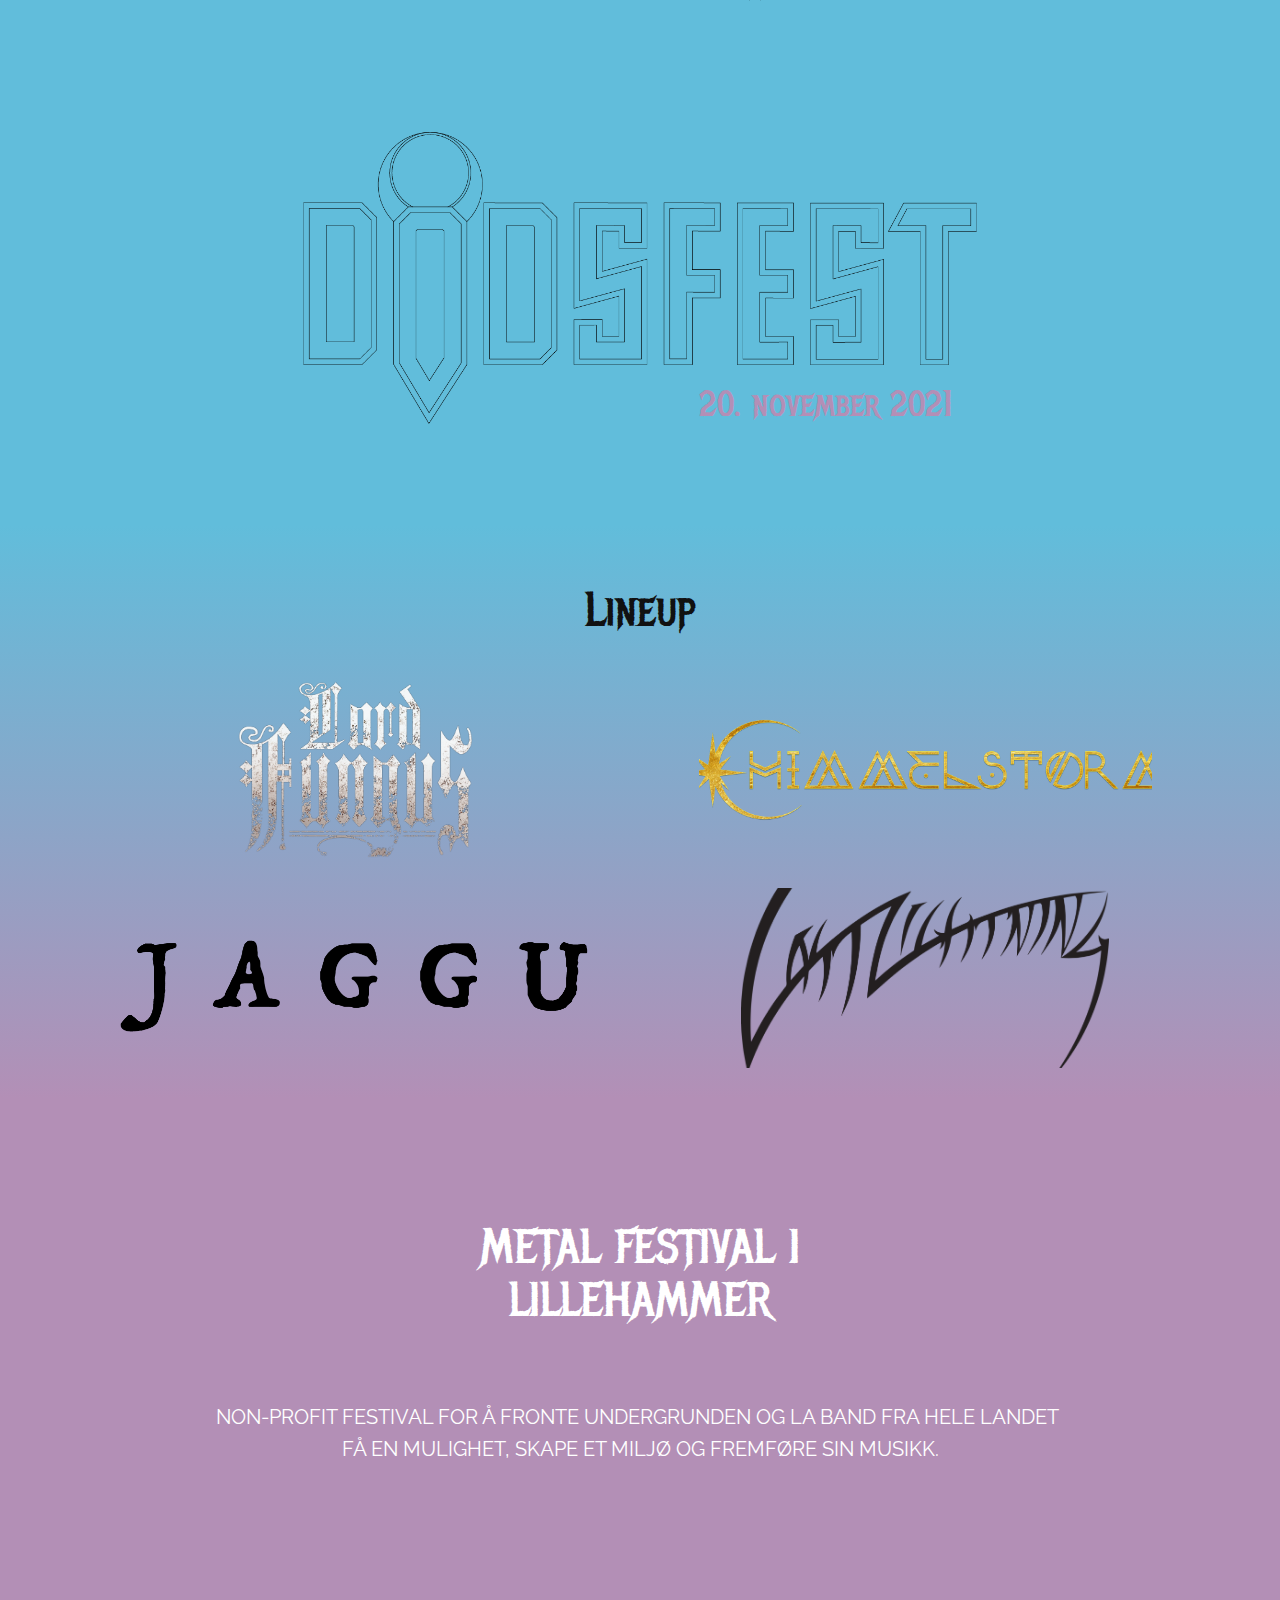
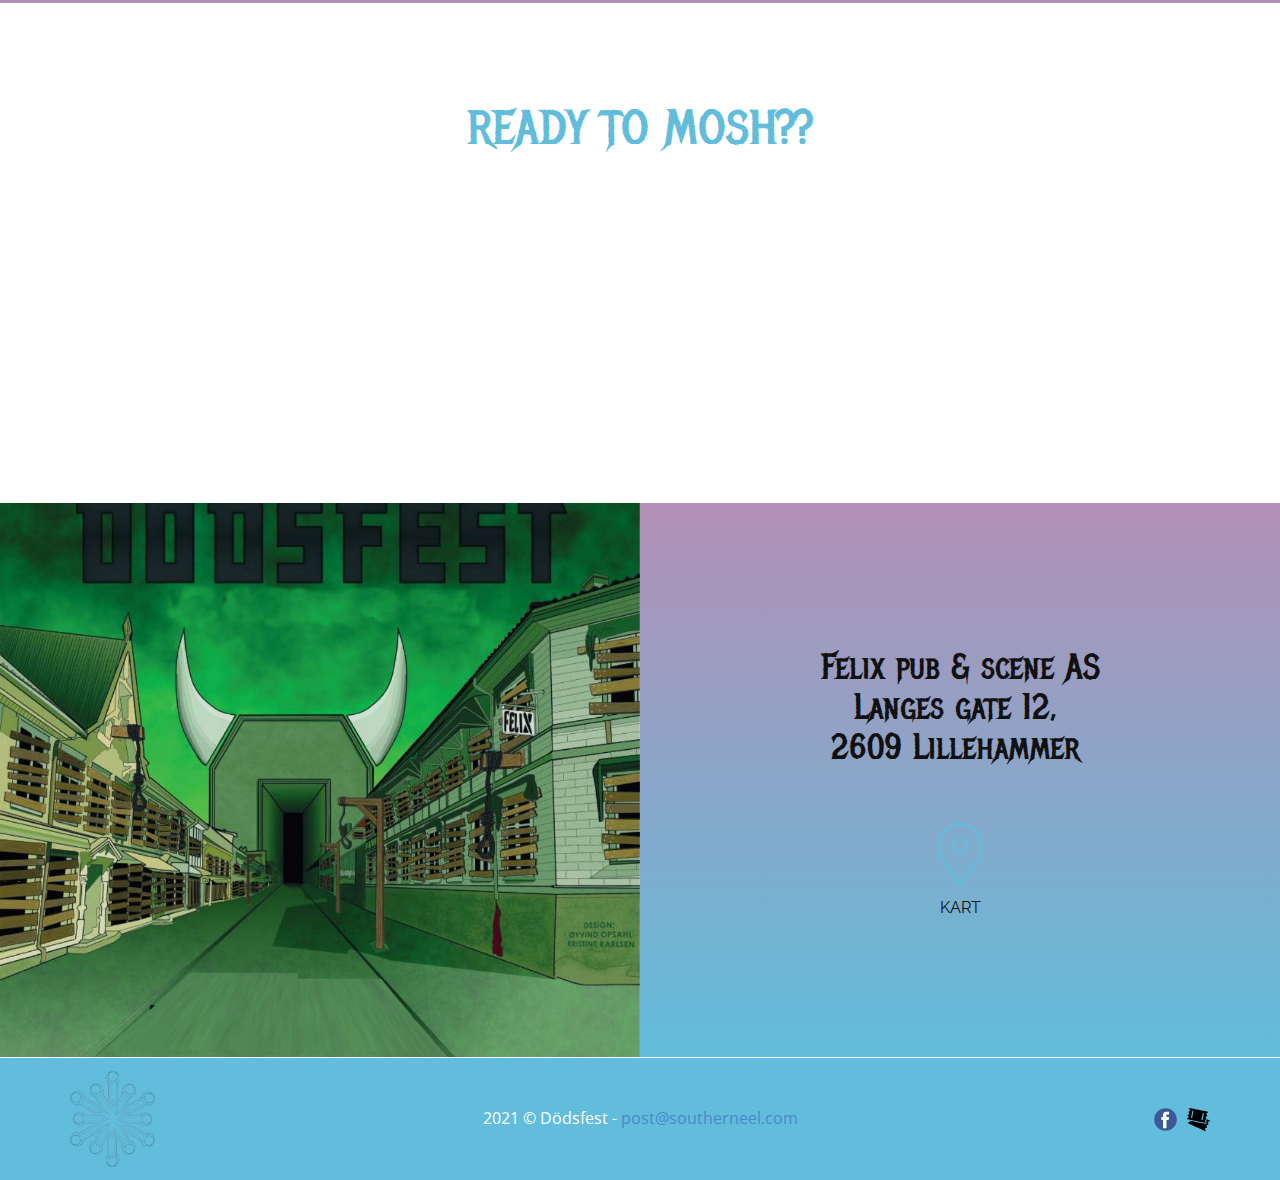
<file: index.html>
<!DOCTYPE html>
<html style="font-size: 16px;">
  <head>
    <meta name="viewport" content="width=device-width, initial-scale=1.0">
    <meta charset="utf-8">
    <meta name="keywords" content="METAL FESTIVAL ILILLEHAMMER, Last Lightning, Lord Fungus">
    <meta name="description" content="">
    <meta name="page_type" content="np-template-header-footer-from-plugin">
    <title>Home</title>
    <link rel="stylesheet" href="nicepage.css" media="screen">
<link rel="stylesheet" href="Home.css" media="screen">
    <script class="u-script" type="text/javascript" src="jquery.js" defer=""></script>
    <script class="u-script" type="text/javascript" src="nicepage.js" defer=""></script>
    <meta name="generator" content="Nicepage 3.30.0, nicepage.com">
    <link id="u-theme-google-font" rel="stylesheet" href="https://fonts.googleapis.com/css?family=Roboto:100,100i,300,300i,400,400i,500,500i,700,700i,900,900i|Open+Sans:300,300i,400,400i,600,600i,700,700i,800,800i">
    <link id="u-page-google-font" rel="stylesheet" href="https://fonts.googleapis.com/css?family=Raleway:100,100i,200,200i,300,300i,400,400i,500,500i,600,600i,700,700i,800,800i,900,900i|Metal+Mania:400">
    
    
    
    
    
    
    
    
    
    
    <script type="application/ld+json">{
		"@context": "http://schema.org",
		"@type": "Organization",
		"name": "",
		"logo": "images/stjerne2010USE1.png",
		"sameAs": [
				"https://fb.me/e/FgRJNgTa",
				"https://southerneel.hoopla.no/sales/dodsfest"
		]
}</script>
    <meta name="theme-color" content="#478ac9">
    <meta property="og:title" content="Home">
    <meta property="og:type" content="website">
  </head>
  <body data-home-page="Home.html" data-home-page-title="Home" class="u-body"><header class="u-clearfix u-custom-color-2 u-header u-header" id="sec-6a8d"><div class="u-align-left u-clearfix u-sheet u-sheet-1">
        <img class="u-image u-image-contain u-image-1" src="images/dodsfest2010-1.png" data-image-width="1202" data-image-height="756">
        <h2 class="u-align-center u-custom-font u-text u-text-custom-color-3 u-text-default u-text-1">20. november 2021</h2>
      </div></header>
    <section class="u-clearfix u-custom-color-2 u-section-1" id="sec-1e5e">
      <div class="u-clearfix u-sheet u-valign-middle u-sheet-1"></div>
    </section>
    <section class="u-clearfix u-gradient u-section-2" id="sec-2d02">
      <div class="u-clearfix u-sheet u-sheet-1">
        <h1 class="u-align-center u-custom-font u-text u-text-default u-text-1">Lineup</h1>
        <div class="u-clearfix u-expanded-width u-layout-wrap u-layout-wrap-1">
          <div class="u-layout">
            <div class="u-layout-col">
              <div class="u-size-30">
                <div class="u-layout-row">
                  <div class="u-container-style u-layout-cell u-size-30 u-layout-cell-1">
                    <div class="u-container-layout u-valign-middle u-container-layout-1">
                      <img class="u-dialog-link u-image u-image-1" src="images/LordFunguslogo1.png" data-image-width="4000" data-image-height="2583" data-href="#sec-c2d1">
                    </div>
                  </div>
                  <div class="u-container-style u-layout-cell u-size-30 u-layout-cell-2">
                    <div class="u-container-layout u-container-layout-2">
                      <img class="u-dialog-link u-image u-image-default u-image-2" src="images/Himmelstorm_Logo_New_20201.png" alt="" data-image-width="10980" data-image-height="8866" data-href="#sec-6d88">
                    </div>
                  </div>
                </div>
              </div>
              <div class="u-size-30">
                <div class="u-layout-row">
                  <div class="u-container-style u-layout-cell u-size-30 u-layout-cell-3">
                    <div class="u-container-layout u-valign-middle u-container-layout-3">
                      <img class="u-dialog-link u-image u-image-3" src="images/jaggutransparent11.png" data-image-width="1000" data-image-height="300" data-href="#sec-5ce1">
                    </div>
                  </div>
                  <div class="u-align-left u-container-style u-layout-cell u-size-30 u-layout-cell-4">
                    <div class="u-container-layout u-container-layout-4">
                      <img class="u-dialog-link u-image u-image-default u-image-4" src="images/LastLightning_Vektor1.png" alt="" data-image-width="3194" data-image-height="1771" data-href="#sec-f481">
                    </div>
                  </div>
                </div>
              </div>
            </div>
          </div>
        </div>
      </div>
    </section>
    <section class="u-clearfix u-custom-color-3 u-section-3" id="sec-a2a5">
      <div class="u-clearfix u-sheet u-sheet-1">
        <h1 class="u-align-center u-custom-font u-text u-text-default u-text-1">METAL FESTIVAL I<br>LILLEHAMMER
        </h1>
        <p class="u-align-center u-custom-font u-font-raleway u-text u-text-default u-text-2">NON-PROFIT FESTIVAL FOR Å FRONTE UNDERGRUNDEN OG LA BAND FRA HELE LANDET&nbsp;<br>FÅ EN MULIGHET, SKAPE ET MILJØ OG FREMFØRE SIN MUSIKK.
        </p>
      </div>
    </section>
    <section class="skrollable u-clearfix u-image u-parallax u-section-4" id="sec-e23a" data-image-width="1112" data-image-height="520">
      <div class="u-clearfix u-sheet u-sheet-1">
        <h1 class="u-custom-font u-text u-text-custom-color-2 u-text-default u-text-1">READY TO MOSH?? </h1>
      </div>
    </section>
    <section class="u-clearfix u-valign-top u-section-5" id="carousel_902e">
      <div class="u-clearfix u-expanded-width u-layout-wrap u-layout-wrap-1">
        <div class="u-layout">
          <div class="u-layout-row">
            <div class="u-container-style u-image u-layout-cell u-size-30 u-image-1" data-image-width="1080" data-image-height="1184">
              <div class="u-container-layout u-container-layout-1"></div>
            </div>
            <div class="u-container-style u-gradient u-layout-cell u-size-30 u-layout-cell-2">
              <div class="u-container-layout u-container-layout-2">
                <h2 class="u-align-center u-custom-font u-text u-text-default u-text-1"> Felix pub &amp; scene AS <br>Langes gate 12,&nbsp;<br>2609 Lillehammer&nbsp;
                </h2><span class="u-icon u-icon-circle u-text-custom-color-2 u-icon-1" data-href="https://g.page/FelixPub?share" data-target="_blank"><svg class="u-svg-link" preserveAspectRatio="xMidYMin slice" viewBox="0 0 54.757 54.757" style=""><use xmlns:xlink="http://www.w3.org/1999/xlink" xlink:href="#svg-8cea"></use></svg><svg class="u-svg-content" viewBox="0 0 54.757 54.757" x="0px" y="0px" id="svg-8cea" style="enable-background:new 0 0 54.757 54.757;"><g><path d="M27.557,12c-3.859,0-7,3.141-7,7s3.141,7,7,7s7-3.141,7-7S31.416,12,27.557,12z M27.557,24c-2.757,0-5-2.243-5-5
		s2.243-5,5-5s5,2.243,5,5S30.314,24,27.557,24z"></path><path d="M40.94,5.617C37.318,1.995,32.502,0,27.38,0c-5.123,0-9.938,1.995-13.56,5.617c-6.703,6.702-7.536,19.312-1.804,26.952
		L27.38,54.757L42.721,32.6C48.476,24.929,47.643,12.319,40.94,5.617z M41.099,31.431L27.38,51.243L13.639,31.4
		C8.44,24.468,9.185,13.08,15.235,7.031C18.479,3.787,22.792,2,27.38,2s8.901,1.787,12.146,5.031
		C45.576,13.08,46.321,24.468,41.099,31.431z"></path>
</g></svg></span>
                <p class="u-align-center u-custom-font u-font-raleway u-text u-text-default u-text-2">KART<br>
                </p>
              </div>
            </div>
          </div>
        </div>
      </div>
    </section>
    
    
    
    
    
    
    <footer class="u-align-center-md u-align-center-sm u-align-center-xs u-clearfix u-custom-color-2 u-footer u-footer" id="sec-682b"><div class="u-clearfix u-sheet u-sheet-1">
        <a href="Home.html" data-page-id="2197718299" class="u-image u-logo u-image-1" data-image-width="1068" data-image-height="1202" title="Home">
          <img src="images/stjerne2010USE1.png" class="u-logo-image u-logo-image-1">
        </a>
        <p class="u-align-center-lg u-align-center-md u-align-center-xl u-text u-text-1"> 2021 © Dödsfest - <a href="mailto:post@southerneel.com" class="u-active-none u-border-none u-btn u-button-link u-button-style u-hover-none u-none u-text-palette-1-base u-btn-1">post@southerneel.com</a>
        </p>
        <div class="u-align-left u-social-icons u-spacing-10 u-social-icons-1">
          <a class="u-social-url" title="facebook" target="_blank" href="https://fb.me/e/FgRJNgTa"><span class="u-icon u-social-facebook u-social-icon u-icon-1"><svg class="u-svg-link" preserveAspectRatio="xMidYMin slice" viewBox="0 0 112 112" style=""><use xmlns:xlink="http://www.w3.org/1999/xlink" xlink:href="#svg-7b98"></use></svg><svg class="u-svg-content" viewBox="0 0 112 112" x="0" y="0" id="svg-7b98"><circle fill="currentColor" cx="56.1" cy="56.1" r="55"></circle><path fill="#FFFFFF" d="M73.5,31.6h-9.1c-1.4,0-3.6,0.8-3.6,3.9v8.5h12.6L72,58.3H60.8v40.8H43.9V58.3h-8V43.9h8v-9.2
            c0-6.7,3.1-17,17-17h12.5v13.9H73.5z"></path></svg></span>
          </a>
          <a class="u-social-url" target="_blank" title="Custom" href="https://southerneel.hoopla.no/sales/dodsfest"><span class="u-icon u-social-custom u-social-icon u-icon-2"><svg class="u-svg-link" preserveAspectRatio="xMidYMin slice" viewBox="0 0 985.333 985.334" style=""><use xmlns:xlink="http://www.w3.org/1999/xlink" xlink:href="#svg-891a"></use></svg><svg class="u-svg-content" viewBox="0 0 985.333 985.334" x="0px" y="0px" id="svg-891a" style="enable-background:new 0 0 985.333 985.334;"><g><path d="M868.565,492.8c-4.4,22.101-24,38.2-47.5,39.2c-7.4,0.3-13.7,5.7-15.101,13c-1.5,7.3,2.2,14.7,8.9,17.8   c21.3,10,33.2,32.4,28.7,54.5l-4.2,21c-5.5,27.7-36.101,45-62.9,38.4c-7.5-1.8-15.2-3.2-22.8-4.7c-11.2-2.2-22.4-4.5-33.6-6.7   c-14.801-3-29.601-5.899-44.4-8.899c-17.6-3.5-35.3-7.101-52.9-10.601c-19.699-4-39.399-7.899-59.1-11.899   c-21-4.2-42.1-8.4-63.1-12.7c-21.601-4.3-43.2-8.7-64.7-13c-21.4-4.3-42.7-8.601-64.101-12.9c-20.399-4.1-40.8-8.2-61.199-12.3   c-18.7-3.7-37.3-7.5-56-11.2c-16.2-3.2-32.4-6.5-48.5-9.7c-12.9-2.6-25.8-5.199-38.8-7.8c-8.9-1.8-17.801-3.6-26.7-5.399   c-4.101-0.801-8.2-1.7-12.3-2.5c-0.2,0-0.4-0.101-0.601-0.101c2.2,10.4,1.2,21.5-3.6,31.9c-10.101,21.8-33.601,33.2-56.2,28.8   c-6.7-1.3-14,1.2-16.9,7.4l-9,19.5c-2.899,6.199,0,13.399,5.301,17.699c1,0.801,721.8,333.101,722.999,333.4   c6.7,1.3,14-1.2,16.9-7.4l9-19.5c2.9-6.199,0-13.399-5.3-17.699c-18-14.301-24.601-39.601-14.5-61.4c10.1-21.8,33.6-33.2,56.2-28.8   c6.699,1.3,14-1.2,16.899-7.4l9-19.5c2.9-6.2,0-13.399-5.3-17.7c-18-14.3-24.6-39.6-14.5-61.399s33.6-33.2,56.2-28.8   c6.7,1.3,14-1.2,16.9-7.4l9-19.5c2.899-6.2,0-13.4-5.301-17.7c-18-14.3-24.6-39.6-14.5-61.4c10.101-21.8,33.601-33.199,56.2-28.8   c6.7,1.3,14-1.2,16.9-7.399l9.899-21.601c2.9-6.2,0.2-13.5-6-16.399l-107.699-49.7L868.565,492.8z"></path><path d="M9.665,485.9c1.2,0.6,779.3,156.699,780.6,156.699c6.801-0.3,13.4-4.5,14.7-11.1l4.2-21c1.3-6.7-3.1-13.1-9.3-16   c-20.8-9.8-33.101-32.8-28.4-56.4c4.7-23.6,25-40.1,48-41.1c6.8-0.3,13.4-4.5,14.7-11.1l3.1-15.4l1.101-5.7   c1.3-6.7-3.101-13.1-9.3-16c-20.801-9.8-33.101-32.8-28.4-56.399c4.7-23.601,25-40.101,48-41.101c6.8-0.3,13.4-4.5,14.7-11.1   l4.2-21c1.3-6.7-3.101-13.1-9.301-16c-20.8-9.8-33.1-32.8-28.399-56.4c4.7-23.6,25-40.1,48-41.1c6.8-0.3,13.399-4.5,14.7-11.1   l4.699-23.3c1.301-6.7-3-13.2-9.699-14.5c0,0-781.9-156.8-782.7-156.8c-5.8,0-10.9,4.1-12.1,9.9l-4.7,23.3   c-1.3,6.7,3.1,13.1,9.3,16c20.8,9.8,33.1,32.8,28.4,56.4c-4.7,23.6-25,40.1-48,41.1c-6.801,0.3-13.4,4.5-14.7,11.1l-4.2,21   c-1.3,6.7,3.1,13.1,9.3,16c20.8,9.8,33.101,32.8,28.4,56.4c-4.7,23.6-25,40.1-48,41.1c-6.8,0.3-13.4,4.5-14.7,11.1l-4.2,21   c-1.3,6.7,3.101,13.1,9.3,16c20.801,9.8,33.101,32.8,28.4,56.4c-4.7,23.601-25,40.101-48,41.101c-6.8,0.3-13.4,4.5-14.7,11.1   l-4.2,21C-0.935,476.7,3.464,483,9.665,485.9z M676.165,229.6c2.7-13.5,15.9-22.3,29.4-19.6s22.3,15.9,19.6,29.4l-33,164.2   l-20.3,101.2c-2.4,11.9-12.8,20.101-24.5,20.101c-1.601,0-3.3-0.2-4.9-0.5c-13.5-2.7-22.3-15.9-19.6-29.4l22.7-112.9L676.165,229.6   z M225.365,139.1c2.7-13.5,15.9-22.3,29.4-19.6s22.3,15.9,19.6,29.4l-11.4,56.7l-12.899,64.3l-10.4,51.8l-18.5,92.6   c-2.399,11.9-12.8,20.101-24.5,20.101c-1.6,0-3.3-0.2-4.899-0.5c-0.7-0.101-1.4-0.301-2-0.5c-12.4-3.601-20.101-16.101-17.5-28.9   l3.699-18.7l9.7-48.4L225.365,139.1z"></path>
</g></svg></span>
          </a>
        </div>
      </div></footer>
  <section class="u-align-center u-black u-clearfix u-container-style u-dialog-block u-opacity u-opacity-70 u-valign-middle u-section-8" id="sec-f481">
      <div class="u-align-left u-container-style u-dialog u-white u-dialog-1">
        <div class="u-container-layout u-container-layout-1">
          <h2 class="u-align-center u-custom-font u-text u-text-default u-text-1">Last Lightning</h2>
          <p class="u-align-center u-custom-font u-font-raleway u-text u-text-default u-text-2">
            <br>
            <br>
            <br>LAST LIGHTNING er et Black/Heavy Metal-band fra Ås, Norge. Bandet startet i 2016 og har gitt ut EP-ene «Last Lightning» og «Strangled» siden den gang. Lyden til Last Lightning er sterkt påvirket av band som Taake, Darkthrone, Kvelertak, Turboneger, Windir og flere.
          </p>
        </div><button class="u-dialog-close-button u-icon u-text-grey-50 u-icon-1"><svg class="u-svg-link" preserveAspectRatio="xMidYMin slice" viewBox="0 0 413.348 413.348" style=""><use xmlns:xlink="http://www.w3.org/1999/xlink" xlink:href="#svg-5801"></use></svg><svg xmlns="http://www.w3.org/2000/svg" xmlns:xlink="http://www.w3.org/1999/xlink" version="1.1" xml:space="preserve" class="u-svg-content" viewBox="0 0 413.348 413.348" id="svg-5801"><path d="m413.348 24.354-24.354-24.354-182.32 182.32-182.32-182.32-24.354 24.354 182.32 182.32-182.32 182.32 24.354 24.354 182.32-182.32 182.32 182.32 24.354-24.354-182.32-182.32z"></path></svg></button>
      </div>
    </section><style> .u-section-8 {
  min-height: 826px;
}

.u-section-8 .u-dialog-1 {
  width: 566px;
  min-height: 431px;
  margin: 60px auto;
}

.u-section-8 .u-container-layout-1 {
  padding: 40px 30px;
}

.u-section-8 .u-text-1 {
  font-family: "Metal Mania";
  margin: 63px auto 0;
}

.u-section-8 .u-text-2 {
  font-weight: 400;
  margin-bottom: 0;
  margin-top: 0;
}

.u-section-8 .u-icon-1 {
  width: 15px;
  height: 15px;
  left: auto;
  top: 17px;
  position: absolute;
  right: 16px;
}

@media (max-width: 991px) {
  .u-section-8 .u-container-layout-1 {
    padding-bottom: 30px;
  }
}

@media (max-width: 767px) {
  .u-section-8 .u-dialog-1 {
    width: 540px;
  }

  .u-section-8 .u-container-layout-1 {
    padding-top: 30px;
    padding-left: 40px;
    padding-right: 40px;
  }
}

@media (max-width: 575px) {
  .u-section-8 .u-dialog-1 {
    width: 340px;
    height: auto;
  }

  .u-section-8 .u-container-layout-1 {
    padding-top: 40px;
    padding-left: 25px;
    padding-right: 25px;
  }
}</style><section class="u-align-center u-black u-clearfix u-container-style u-dialog-block u-opacity u-opacity-70 u-valign-middle u-section-9" id="sec-c2d1">
      <div class="u-align-left u-container-style u-dialog u-white u-dialog-1">
        <div class="u-container-layout u-container-layout-1">
          <h2 class="u-custom-font u-text u-text-default u-text-1">Lord Fungus</h2>
          <p class="u-custom-font u-font-raleway u-text u-text-default u-text-2">
            <br>
            <br>Lord Fungus ble dannet i 2019 som et DIY hjemmestudio prosjekt med Kent Rune Bergum (gitar) og Dennis Voelzke (vokal). Inspirert av tunge Gojira chuggs, melodiøse Mastodon riffs og dystre tekster. I 2020 ble «Destroyer EP» sluppet på Spotify og «Pilgrim EP» tidlig 2021.<br>
            <br>Våren 2021 ble Ole Magnus Sagli (bass) og Jan Sigve Hagemoen (trommer) med for å danne et band av prosjektet. Dödsfest 2021 blir første konsert for gudbrandsdølene.
          </p>
        </div><button class="u-dialog-close-button u-icon u-text-grey-50 u-icon-1"><svg class="u-svg-link" preserveAspectRatio="xMidYMin slice" viewBox="0 0 413.348 413.348" style=""><use xmlns:xlink="http://www.w3.org/1999/xlink" xlink:href="#svg-5801"></use></svg><svg xmlns="http://www.w3.org/2000/svg" xmlns:xlink="http://www.w3.org/1999/xlink" version="1.1" xml:space="preserve" class="u-svg-content" viewBox="0 0 413.348 413.348" id="svg-5801"><path d="m413.348 24.354-24.354-24.354-182.32 182.32-182.32-182.32-24.354 24.354 182.32 182.32-182.32 182.32 24.354 24.354 182.32-182.32 182.32 182.32 24.354-24.354-182.32-182.32z"></path></svg></button>
      </div>
    </section><style> .u-section-9 {
  min-height: 826px;
}

.u-section-9 .u-dialog-1 {
  width: 566px;
  min-height: 431px;
  margin: 60px auto;
}

.u-section-9 .u-container-layout-1 {
  padding: 40px 30px;
}

.u-section-9 .u-text-1 {
  font-family: "Metal Mania";
  margin: 73px auto 0;
}

.u-section-9 .u-text-2 {
  font-weight: 400;
  margin-left: auto;
  margin-right: auto;
  margin-bottom: 0;
}

.u-section-9 .u-icon-1 {
  width: 15px;
  height: 15px;
  left: auto;
  top: 17px;
  position: absolute;
  right: 16px;
}

@media (max-width: 991px) {
  .u-section-9 .u-container-layout-1 {
    padding-bottom: 30px;
  }
}

@media (max-width: 767px) {
  .u-section-9 .u-dialog-1 {
    width: 540px;
  }

  .u-section-9 .u-container-layout-1 {
    padding-top: 30px;
    padding-left: 40px;
    padding-right: 40px;
  }
}

@media (max-width: 575px) {
  .u-section-9 .u-dialog-1 {
    width: 340px;
    height: auto;
  }

  .u-section-9 .u-container-layout-1 {
    padding-top: 40px;
    padding-left: 25px;
    padding-right: 25px;
  }
}</style><section class="u-align-center u-black u-clearfix u-container-style u-dialog-block u-opacity u-opacity-70 u-valign-middle u-section-10" id="sec-6d88">
      <div class="u-align-left u-container-style u-dialog u-white u-dialog-1">
        <div class="u-container-layout u-container-layout-1">
          <h2 class="u-custom-font u-text u-text-default u-text-1">Himmelstorm</h2>
          <p class="u-align-center u-custom-font u-font-raleway u-text u-text-default u-text-2">
            <br>
            <br>Himmelstorm startet som et instrumentelt en manns band av Vemund Osland så tidlig som i 2010. Senere Ble Gjøran Sjølie Af Geijerstam med som gjorde sin første fremtreden med bandet på demoen Crucible i 2017.  Senere ble Vemunds bror Vegard med som gitarist og Jostein Brugrand ble satt inn som bassist.  Senere ble Øyvind Møller med på trommer. <br>Musikken <br>til Himmelstorm karakteriserer de selv som melodisk metal inspirert av en rekke kjente band deriblant InFlames, Metallica, Dream Theatre og Pantera. Lydbildet er storslagent og atmosfærisk og av lyttere har musikken blitt fremstilt som metal krydret med synth ikke ulikt 80 talls filmmusikk.
          </p>
        </div><button class="u-dialog-close-button u-icon u-text-grey-50 u-icon-1"><svg class="u-svg-link" preserveAspectRatio="xMidYMin slice" viewBox="0 0 413.348 413.348" style=""><use xmlns:xlink="http://www.w3.org/1999/xlink" xlink:href="#svg-5801"></use></svg><svg xmlns="http://www.w3.org/2000/svg" xmlns:xlink="http://www.w3.org/1999/xlink" version="1.1" xml:space="preserve" class="u-svg-content" viewBox="0 0 413.348 413.348" id="svg-5801"><path d="m413.348 24.354-24.354-24.354-182.32 182.32-182.32-182.32-24.354 24.354 182.32 182.32-182.32 182.32 24.354 24.354 182.32-182.32 182.32 182.32 24.354-24.354-182.32-182.32z"></path></svg></button>
      </div>
    </section><style> .u-section-10 {
  min-height: 826px;
}

.u-section-10 .u-dialog-1 {
  width: 566px;
  min-height: 624px;
  margin: 60px auto;
}

.u-section-10 .u-container-layout-1 {
  padding: 40px 30px;
}

.u-section-10 .u-text-1 {
  font-family: "Metal Mania";
  margin: 78px auto 0 140px;
}

.u-section-10 .u-text-2 {
  font-weight: 400;
  margin: 0;
}

.u-section-10 .u-icon-1 {
  width: 15px;
  height: 15px;
  left: auto;
  top: 17px;
  position: absolute;
  right: 16px;
}

@media (max-width: 991px) {
  .u-section-10 .u-container-layout-1 {
    padding-bottom: 30px;
  }
}

@media (max-width: 767px) {
  .u-section-10 .u-dialog-1 {
    width: 540px;
  }

  .u-section-10 .u-container-layout-1 {
    padding-top: 30px;
    padding-left: 40px;
    padding-right: 40px;
  }
}

@media (max-width: 575px) {
  .u-section-10 .u-dialog-1 {
    width: 340px;
    height: auto;
  }

  .u-section-10 .u-container-layout-1 {
    padding-top: 40px;
    padding-left: 25px;
    padding-right: 25px;
  }

  .u-section-10 .u-text-1 {
    margin-left: 86px;
  }
}</style><section class="u-align-center u-black u-clearfix u-container-style u-dialog-block u-opacity u-opacity-70 u-valign-middle u-section-11" id="sec-5ce1">
      <div class="u-align-left u-container-style u-dialog u-white u-dialog-1">
        <div class="u-container-layout u-container-layout-1">
          <h2 class="u-custom-font u-text u-text-default u-text-1">Jaggu</h2>
          <p class="u-align-center u-custom-font u-font-raleway u-text u-text-default u-text-2"> Norsk
 og engelsk heavytrio fra Oslo. De ga i 2019 ut sitt debutalbum 
«Revenantian» - En kraftpakke som høres ut som flere medlemmer enn 3, 
sperrer opp øyne som ører og viser veg inn i en bandverden der grenser i
 stor grad utforskes. Ett album med røtter i et japansk folkeeventyr og 
som setter standarden for bandet shelt egne utrykk i estetikk som sound.
 De slapp i fjor ut en single «The Pit» med ett live spor innspilt på 
Blitz i tillegg til den nye låta som tilttelsporet. Bandet jobber for 
tiden med sitt andre album i Red Line studios.</p>
        </div><button class="u-dialog-close-button u-icon u-text-grey-50 u-icon-1"><svg class="u-svg-link" preserveAspectRatio="xMidYMin slice" viewBox="0 0 413.348 413.348" style=""><use xmlns:xlink="http://www.w3.org/1999/xlink" xlink:href="#svg-5801"></use></svg><svg xmlns="http://www.w3.org/2000/svg" xmlns:xlink="http://www.w3.org/1999/xlink" version="1.1" xml:space="preserve" class="u-svg-content" viewBox="0 0 413.348 413.348" id="svg-5801"><path d="m413.348 24.354-24.354-24.354-182.32 182.32-182.32-182.32-24.354 24.354 182.32 182.32-182.32 182.32 24.354 24.354 182.32-182.32 182.32 182.32 24.354-24.354-182.32-182.32z"></path></svg></button>
      </div>
    </section><style> .u-section-11 {
  min-height: 826px;
}

.u-section-11 .u-dialog-1 {
  width: 566px;
  min-height: 431px;
  margin: 60px auto;
}

.u-section-11 .u-container-layout-1 {
  padding: 40px 30px;
}

.u-section-11 .u-text-1 {
  font-family: "Metal Mania";
  margin: 56px auto 0;
}

.u-section-11 .u-text-2 {
  font-weight: 400;
  margin-left: auto;
  margin-right: auto;
  margin-bottom: 0;
}

.u-section-11 .u-icon-1 {
  width: 15px;
  height: 15px;
  left: auto;
  top: 17px;
  position: absolute;
  right: 16px;
}

@media (max-width: 991px) {
  .u-section-11 .u-container-layout-1 {
    padding-bottom: 30px;
  }
}

@media (max-width: 767px) {
  .u-section-11 .u-dialog-1 {
    width: 540px;
  }

  .u-section-11 .u-container-layout-1 {
    padding-top: 30px;
    padding-left: 40px;
    padding-right: 40px;
  }
}

@media (max-width: 575px) {
  .u-section-11 .u-dialog-1 {
    width: 340px;
    height: auto;
  }

  .u-section-11 .u-container-layout-1 {
    padding-top: 40px;
    padding-left: 25px;
    padding-right: 25px;
  }
}</style></body>
</html>
</file>
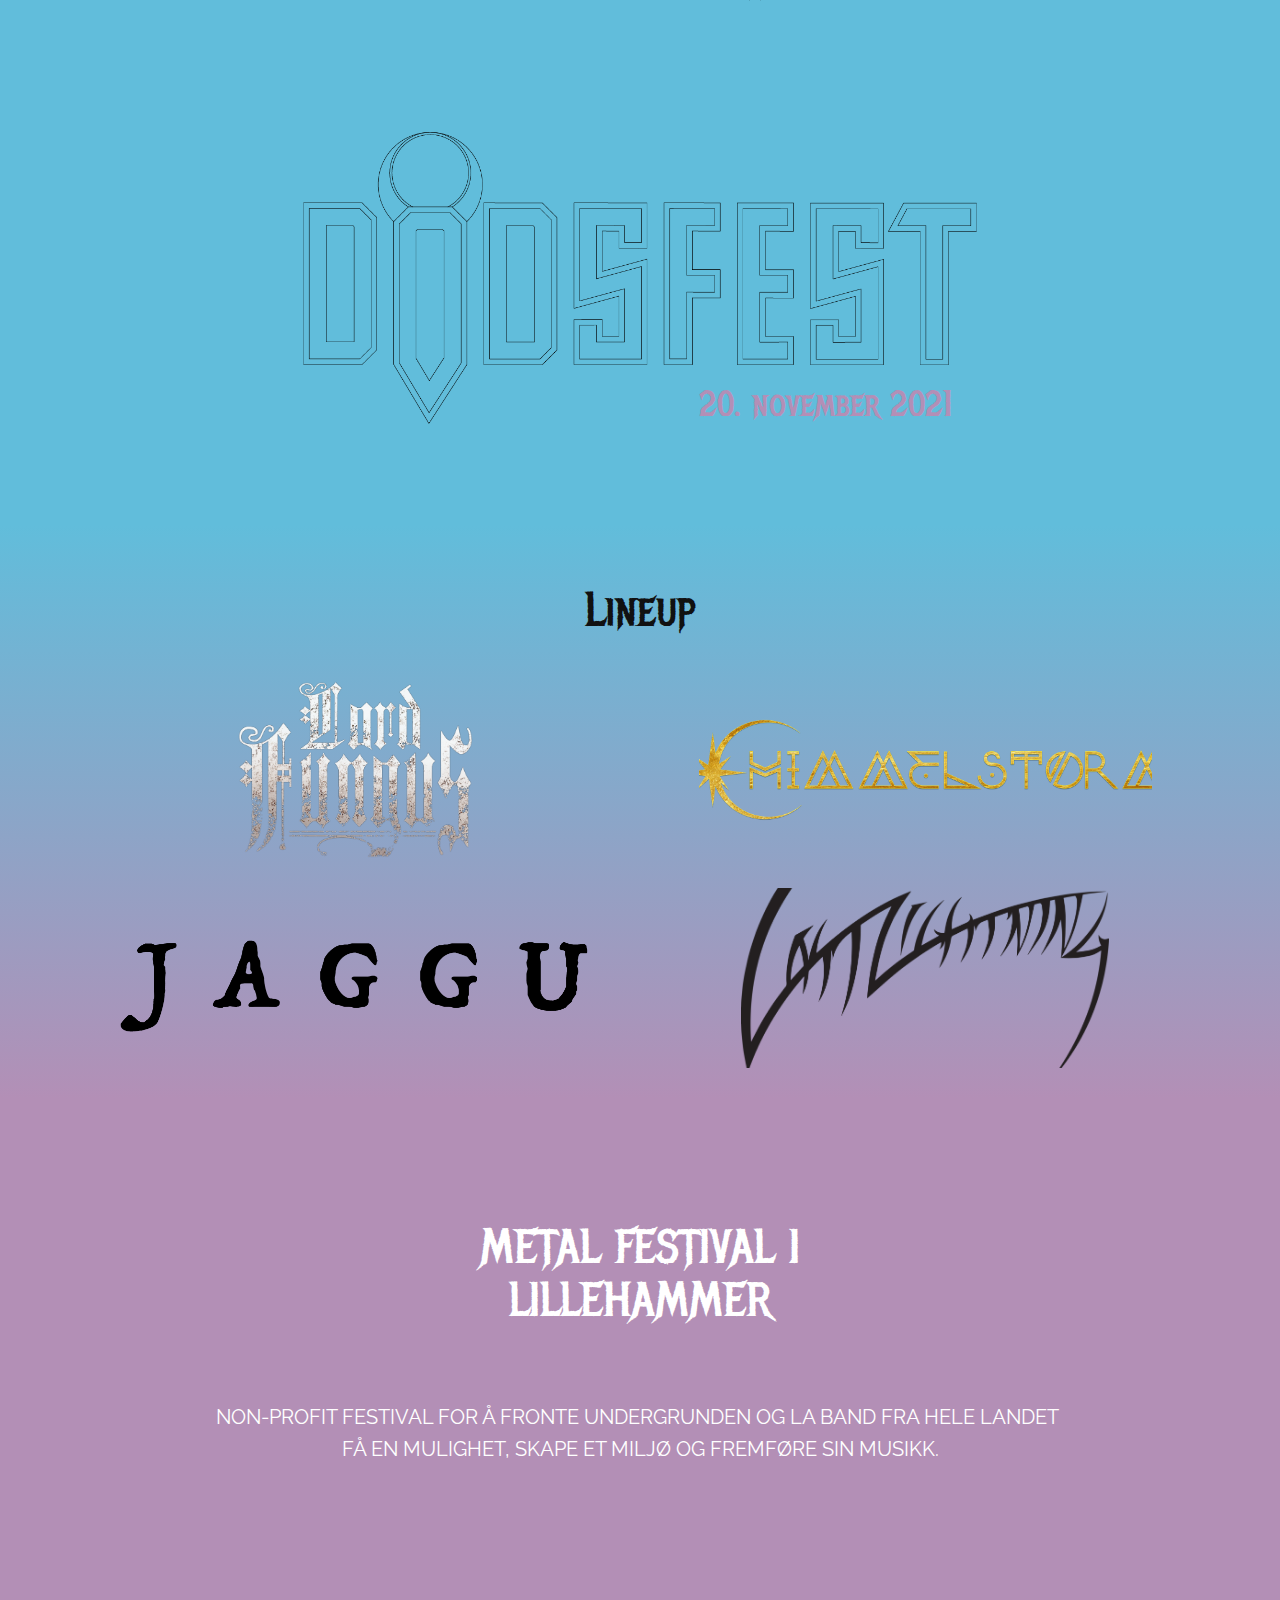
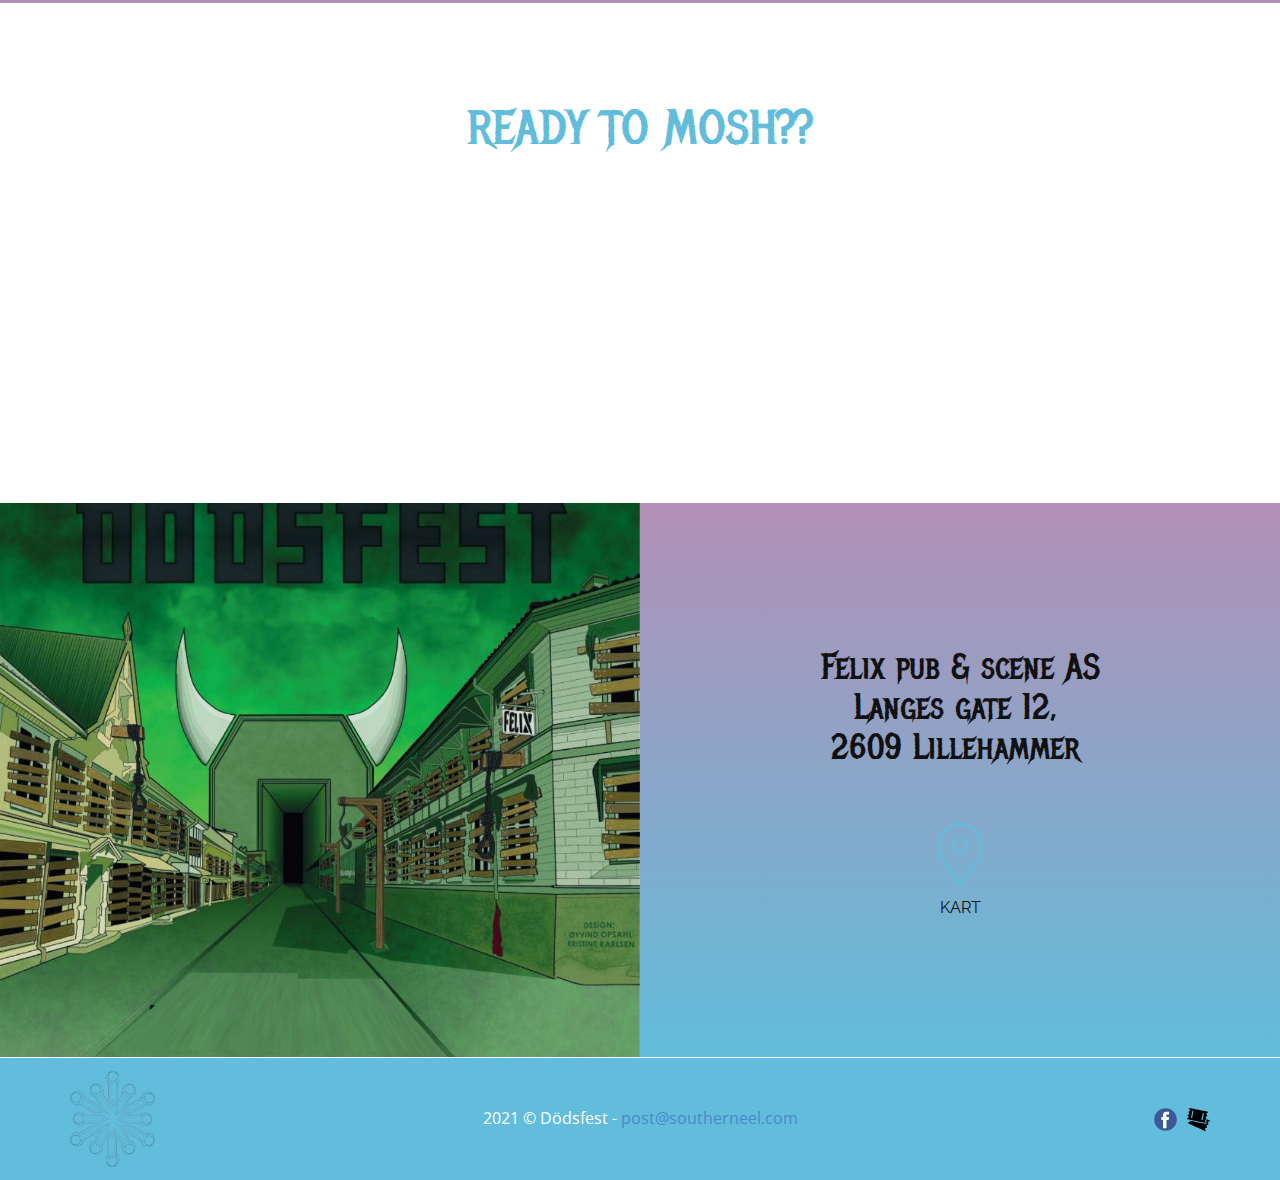
<file: Home.html>
<!DOCTYPE html>
<html style="font-size: 16px;">
  <head>
    <meta name="viewport" content="width=device-width, initial-scale=1.0">
    <meta charset="utf-8">
    <meta name="keywords" content="METAL FESTIVAL ILILLEHAMMER, Last Lightning, Lord Fungus">
    <meta name="description" content="">
    <meta name="page_type" content="np-template-header-footer-from-plugin">
    <title>Home</title>
    <link rel="stylesheet" href="nicepage.css" media="screen">
<link rel="stylesheet" href="Home.css" media="screen">
    <script class="u-script" type="text/javascript" src="jquery.js" defer=""></script>
    <script class="u-script" type="text/javascript" src="nicepage.js" defer=""></script>
    <meta name="generator" content="Nicepage 3.30.0, nicepage.com">
    <link id="u-theme-google-font" rel="stylesheet" href="https://fonts.googleapis.com/css?family=Roboto:100,100i,300,300i,400,400i,500,500i,700,700i,900,900i|Open+Sans:300,300i,400,400i,600,600i,700,700i,800,800i">
    <link id="u-page-google-font" rel="stylesheet" href="https://fonts.googleapis.com/css?family=Raleway:100,100i,200,200i,300,300i,400,400i,500,500i,600,600i,700,700i,800,800i,900,900i|Metal+Mania:400">
    
    
    
    
    
    
    
    
    
    
    <script type="application/ld+json">{
		"@context": "http://schema.org",
		"@type": "Organization",
		"name": "",
		"logo": "images/stjerne2010USE1.png",
		"sameAs": [
				"https://fb.me/e/FgRJNgTa",
				"https://southerneel.hoopla.no/sales/dodsfest"
		]
}</script>
    <meta name="theme-color" content="#478ac9">
    <meta property="og:title" content="Home">
    <meta property="og:type" content="website">
  </head>
  <body class="u-body"><header class="u-clearfix u-custom-color-2 u-header u-header" id="sec-6a8d"><div class="u-align-left u-clearfix u-sheet u-sheet-1">
        <img class="u-image u-image-contain u-image-1" src="images/dodsfest2010-1.png" data-image-width="1202" data-image-height="756">
        <h2 class="u-align-center u-custom-font u-text u-text-custom-color-3 u-text-default u-text-1">20. november 2021</h2>
      </div></header>
    <section class="u-clearfix u-custom-color-2 u-section-1" id="sec-1e5e">
      <div class="u-clearfix u-sheet u-valign-middle u-sheet-1"></div>
    </section>
    <section class="u-clearfix u-gradient u-section-2" id="sec-2d02">
      <div class="u-clearfix u-sheet u-sheet-1">
        <h1 class="u-align-center u-custom-font u-text u-text-default u-text-1">Lineup</h1>
        <div class="u-clearfix u-expanded-width u-layout-wrap u-layout-wrap-1">
          <div class="u-layout">
            <div class="u-layout-col">
              <div class="u-size-30">
                <div class="u-layout-row">
                  <div class="u-container-style u-layout-cell u-size-30 u-layout-cell-1">
                    <div class="u-container-layout u-valign-middle u-container-layout-1">
                      <img class="u-dialog-link u-image u-image-1" src="images/LordFunguslogo1.png" data-image-width="4000" data-image-height="2583" data-href="#sec-c2d1">
                    </div>
                  </div>
                  <div class="u-container-style u-layout-cell u-size-30 u-layout-cell-2">
                    <div class="u-container-layout u-container-layout-2">
                      <img class="u-dialog-link u-image u-image-default u-image-2" src="images/Himmelstorm_Logo_New_20201.png" alt="" data-image-width="10980" data-image-height="8866" data-href="#sec-6d88">
                    </div>
                  </div>
                </div>
              </div>
              <div class="u-size-30">
                <div class="u-layout-row">
                  <div class="u-container-style u-layout-cell u-size-30 u-layout-cell-3">
                    <div class="u-container-layout u-valign-middle u-container-layout-3">
                      <img class="u-dialog-link u-image u-image-3" src="images/jaggutransparent11.png" data-image-width="1000" data-image-height="300" data-href="#sec-5ce1">
                    </div>
                  </div>
                  <div class="u-align-left u-container-style u-layout-cell u-size-30 u-layout-cell-4">
                    <div class="u-container-layout u-container-layout-4">
                      <img class="u-dialog-link u-image u-image-default u-image-4" src="images/LastLightning_Vektor1.png" alt="" data-image-width="3194" data-image-height="1771" data-href="#sec-f481">
                    </div>
                  </div>
                </div>
              </div>
            </div>
          </div>
        </div>
      </div>
    </section>
    <section class="u-clearfix u-custom-color-3 u-section-3" id="sec-a2a5">
      <div class="u-clearfix u-sheet u-sheet-1">
        <h1 class="u-align-center u-custom-font u-text u-text-default u-text-1">METAL FESTIVAL I<br>LILLEHAMMER
        </h1>
        <p class="u-align-center u-custom-font u-font-raleway u-text u-text-default u-text-2">NON-PROFIT FESTIVAL FOR Å FRONTE UNDERGRUNDEN OG LA BAND FRA HELE LANDET&nbsp;<br>FÅ EN MULIGHET, SKAPE ET MILJØ OG FREMFØRE SIN MUSIKK.
        </p>
      </div>
    </section>
    <section class="skrollable u-clearfix u-image u-parallax u-section-4" id="sec-e23a" data-image-width="1112" data-image-height="520">
      <div class="u-clearfix u-sheet u-sheet-1">
        <h1 class="u-custom-font u-text u-text-custom-color-2 u-text-default u-text-1">READY TO MOSH?? </h1>
      </div>
    </section>
    <section class="u-clearfix u-valign-top u-section-5" id="carousel_902e">
      <div class="u-clearfix u-expanded-width u-layout-wrap u-layout-wrap-1">
        <div class="u-layout">
          <div class="u-layout-row">
            <div class="u-container-style u-image u-layout-cell u-size-30 u-image-1" data-image-width="1080" data-image-height="1184">
              <div class="u-container-layout u-container-layout-1"></div>
            </div>
            <div class="u-container-style u-gradient u-layout-cell u-size-30 u-layout-cell-2">
              <div class="u-container-layout u-container-layout-2">
                <h2 class="u-align-center u-custom-font u-text u-text-default u-text-1"> Felix pub &amp; scene AS <br>Langes gate 12,&nbsp;<br>2609 Lillehammer&nbsp;
                </h2><span class="u-icon u-icon-circle u-text-custom-color-2 u-icon-1" data-href="https://g.page/FelixPub?share" data-target="_blank"><svg class="u-svg-link" preserveAspectRatio="xMidYMin slice" viewBox="0 0 54.757 54.757" style=""><use xmlns:xlink="http://www.w3.org/1999/xlink" xlink:href="#svg-8cea"></use></svg><svg class="u-svg-content" viewBox="0 0 54.757 54.757" x="0px" y="0px" id="svg-8cea" style="enable-background:new 0 0 54.757 54.757;"><g><path d="M27.557,12c-3.859,0-7,3.141-7,7s3.141,7,7,7s7-3.141,7-7S31.416,12,27.557,12z M27.557,24c-2.757,0-5-2.243-5-5
		s2.243-5,5-5s5,2.243,5,5S30.314,24,27.557,24z"></path><path d="M40.94,5.617C37.318,1.995,32.502,0,27.38,0c-5.123,0-9.938,1.995-13.56,5.617c-6.703,6.702-7.536,19.312-1.804,26.952
		L27.38,54.757L42.721,32.6C48.476,24.929,47.643,12.319,40.94,5.617z M41.099,31.431L27.38,51.243L13.639,31.4
		C8.44,24.468,9.185,13.08,15.235,7.031C18.479,3.787,22.792,2,27.38,2s8.901,1.787,12.146,5.031
		C45.576,13.08,46.321,24.468,41.099,31.431z"></path>
</g></svg></span>
                <p class="u-align-center u-custom-font u-font-raleway u-text u-text-default u-text-2">KART<br>
                </p>
              </div>
            </div>
          </div>
        </div>
      </div>
    </section>
    
    
    
    
    
    
    <footer class="u-align-center-md u-align-center-sm u-align-center-xs u-clearfix u-custom-color-2 u-footer u-footer" id="sec-682b"><div class="u-clearfix u-sheet u-sheet-1">
        <a href="Home.html" data-page-id="2197718299" class="u-image u-logo u-image-1" data-image-width="1068" data-image-height="1202" title="Home">
          <img src="images/stjerne2010USE1.png" class="u-logo-image u-logo-image-1">
        </a>
        <p class="u-align-center-lg u-align-center-md u-align-center-xl u-text u-text-1"> 2021 © Dödsfest - <a href="mailto:post@southerneel.com" class="u-active-none u-border-none u-btn u-button-link u-button-style u-hover-none u-none u-text-palette-1-base u-btn-1">post@southerneel.com</a>
        </p>
        <div class="u-align-left u-social-icons u-spacing-10 u-social-icons-1">
          <a class="u-social-url" title="facebook" target="_blank" href="https://fb.me/e/FgRJNgTa"><span class="u-icon u-social-facebook u-social-icon u-icon-1"><svg class="u-svg-link" preserveAspectRatio="xMidYMin slice" viewBox="0 0 112 112" style=""><use xmlns:xlink="http://www.w3.org/1999/xlink" xlink:href="#svg-7b98"></use></svg><svg class="u-svg-content" viewBox="0 0 112 112" x="0" y="0" id="svg-7b98"><circle fill="currentColor" cx="56.1" cy="56.1" r="55"></circle><path fill="#FFFFFF" d="M73.5,31.6h-9.1c-1.4,0-3.6,0.8-3.6,3.9v8.5h12.6L72,58.3H60.8v40.8H43.9V58.3h-8V43.9h8v-9.2
            c0-6.7,3.1-17,17-17h12.5v13.9H73.5z"></path></svg></span>
          </a>
          <a class="u-social-url" target="_blank" title="Custom" href="https://southerneel.hoopla.no/sales/dodsfest"><span class="u-icon u-social-custom u-social-icon u-icon-2"><svg class="u-svg-link" preserveAspectRatio="xMidYMin slice" viewBox="0 0 985.333 985.334" style=""><use xmlns:xlink="http://www.w3.org/1999/xlink" xlink:href="#svg-891a"></use></svg><svg class="u-svg-content" viewBox="0 0 985.333 985.334" x="0px" y="0px" id="svg-891a" style="enable-background:new 0 0 985.333 985.334;"><g><path d="M868.565,492.8c-4.4,22.101-24,38.2-47.5,39.2c-7.4,0.3-13.7,5.7-15.101,13c-1.5,7.3,2.2,14.7,8.9,17.8   c21.3,10,33.2,32.4,28.7,54.5l-4.2,21c-5.5,27.7-36.101,45-62.9,38.4c-7.5-1.8-15.2-3.2-22.8-4.7c-11.2-2.2-22.4-4.5-33.6-6.7   c-14.801-3-29.601-5.899-44.4-8.899c-17.6-3.5-35.3-7.101-52.9-10.601c-19.699-4-39.399-7.899-59.1-11.899   c-21-4.2-42.1-8.4-63.1-12.7c-21.601-4.3-43.2-8.7-64.7-13c-21.4-4.3-42.7-8.601-64.101-12.9c-20.399-4.1-40.8-8.2-61.199-12.3   c-18.7-3.7-37.3-7.5-56-11.2c-16.2-3.2-32.4-6.5-48.5-9.7c-12.9-2.6-25.8-5.199-38.8-7.8c-8.9-1.8-17.801-3.6-26.7-5.399   c-4.101-0.801-8.2-1.7-12.3-2.5c-0.2,0-0.4-0.101-0.601-0.101c2.2,10.4,1.2,21.5-3.6,31.9c-10.101,21.8-33.601,33.2-56.2,28.8   c-6.7-1.3-14,1.2-16.9,7.4l-9,19.5c-2.899,6.199,0,13.399,5.301,17.699c1,0.801,721.8,333.101,722.999,333.4   c6.7,1.3,14-1.2,16.9-7.4l9-19.5c2.9-6.199,0-13.399-5.3-17.699c-18-14.301-24.601-39.601-14.5-61.4c10.1-21.8,33.6-33.2,56.2-28.8   c6.699,1.3,14-1.2,16.899-7.4l9-19.5c2.9-6.2,0-13.399-5.3-17.7c-18-14.3-24.6-39.6-14.5-61.399s33.6-33.2,56.2-28.8   c6.7,1.3,14-1.2,16.9-7.4l9-19.5c2.899-6.2,0-13.4-5.301-17.7c-18-14.3-24.6-39.6-14.5-61.4c10.101-21.8,33.601-33.199,56.2-28.8   c6.7,1.3,14-1.2,16.9-7.399l9.899-21.601c2.9-6.2,0.2-13.5-6-16.399l-107.699-49.7L868.565,492.8z"></path><path d="M9.665,485.9c1.2,0.6,779.3,156.699,780.6,156.699c6.801-0.3,13.4-4.5,14.7-11.1l4.2-21c1.3-6.7-3.1-13.1-9.3-16   c-20.8-9.8-33.101-32.8-28.4-56.4c4.7-23.6,25-40.1,48-41.1c6.8-0.3,13.4-4.5,14.7-11.1l3.1-15.4l1.101-5.7   c1.3-6.7-3.101-13.1-9.3-16c-20.801-9.8-33.101-32.8-28.4-56.399c4.7-23.601,25-40.101,48-41.101c6.8-0.3,13.4-4.5,14.7-11.1   l4.2-21c1.3-6.7-3.101-13.1-9.301-16c-20.8-9.8-33.1-32.8-28.399-56.4c4.7-23.6,25-40.1,48-41.1c6.8-0.3,13.399-4.5,14.7-11.1   l4.699-23.3c1.301-6.7-3-13.2-9.699-14.5c0,0-781.9-156.8-782.7-156.8c-5.8,0-10.9,4.1-12.1,9.9l-4.7,23.3   c-1.3,6.7,3.1,13.1,9.3,16c20.8,9.8,33.1,32.8,28.4,56.4c-4.7,23.6-25,40.1-48,41.1c-6.801,0.3-13.4,4.5-14.7,11.1l-4.2,21   c-1.3,6.7,3.1,13.1,9.3,16c20.8,9.8,33.101,32.8,28.4,56.4c-4.7,23.6-25,40.1-48,41.1c-6.8,0.3-13.4,4.5-14.7,11.1l-4.2,21   c-1.3,6.7,3.101,13.1,9.3,16c20.801,9.8,33.101,32.8,28.4,56.4c-4.7,23.601-25,40.101-48,41.101c-6.8,0.3-13.4,4.5-14.7,11.1   l-4.2,21C-0.935,476.7,3.464,483,9.665,485.9z M676.165,229.6c2.7-13.5,15.9-22.3,29.4-19.6s22.3,15.9,19.6,29.4l-33,164.2   l-20.3,101.2c-2.4,11.9-12.8,20.101-24.5,20.101c-1.601,0-3.3-0.2-4.9-0.5c-13.5-2.7-22.3-15.9-19.6-29.4l22.7-112.9L676.165,229.6   z M225.365,139.1c2.7-13.5,15.9-22.3,29.4-19.6s22.3,15.9,19.6,29.4l-11.4,56.7l-12.899,64.3l-10.4,51.8l-18.5,92.6   c-2.399,11.9-12.8,20.101-24.5,20.101c-1.6,0-3.3-0.2-4.899-0.5c-0.7-0.101-1.4-0.301-2-0.5c-12.4-3.601-20.101-16.101-17.5-28.9   l3.699-18.7l9.7-48.4L225.365,139.1z"></path>
</g></svg></span>
          </a>
        </div>
      </div></footer>
  <section class="u-align-center u-black u-clearfix u-container-style u-dialog-block u-opacity u-opacity-70 u-valign-middle u-section-8" id="sec-f481">
      <div class="u-align-left u-container-style u-dialog u-white u-dialog-1">
        <div class="u-container-layout u-container-layout-1">
          <h2 class="u-align-center u-custom-font u-text u-text-default u-text-1">Last Lightning</h2>
          <p class="u-align-center u-custom-font u-font-raleway u-text u-text-default u-text-2">
            <br>
            <br>
            <br>LAST LIGHTNING er et Black/Heavy Metal-band fra Ås, Norge. Bandet startet i 2016 og har gitt ut EP-ene «Last Lightning» og «Strangled» siden den gang. Lyden til Last Lightning er sterkt påvirket av band som Taake, Darkthrone, Kvelertak, Turboneger, Windir og flere.
          </p>
        </div><button class="u-dialog-close-button u-icon u-text-grey-50 u-icon-1"><svg class="u-svg-link" preserveAspectRatio="xMidYMin slice" viewBox="0 0 413.348 413.348" style=""><use xmlns:xlink="http://www.w3.org/1999/xlink" xlink:href="#svg-5801"></use></svg><svg xmlns="http://www.w3.org/2000/svg" xmlns:xlink="http://www.w3.org/1999/xlink" version="1.1" xml:space="preserve" class="u-svg-content" viewBox="0 0 413.348 413.348" id="svg-5801"><path d="m413.348 24.354-24.354-24.354-182.32 182.32-182.32-182.32-24.354 24.354 182.32 182.32-182.32 182.32 24.354 24.354 182.32-182.32 182.32 182.32 24.354-24.354-182.32-182.32z"></path></svg></button>
      </div>
    </section><style> .u-section-8 {
  min-height: 826px;
}

.u-section-8 .u-dialog-1 {
  width: 566px;
  min-height: 431px;
  margin: 60px auto;
}

.u-section-8 .u-container-layout-1 {
  padding: 40px 30px;
}

.u-section-8 .u-text-1 {
  font-family: "Metal Mania";
  margin: 63px auto 0;
}

.u-section-8 .u-text-2 {
  font-weight: 400;
  margin-bottom: 0;
  margin-top: 0;
}

.u-section-8 .u-icon-1 {
  width: 15px;
  height: 15px;
  left: auto;
  top: 17px;
  position: absolute;
  right: 16px;
}

@media (max-width: 991px) {
  .u-section-8 .u-container-layout-1 {
    padding-bottom: 30px;
  }
}

@media (max-width: 767px) {
  .u-section-8 .u-dialog-1 {
    width: 540px;
  }

  .u-section-8 .u-container-layout-1 {
    padding-top: 30px;
    padding-left: 40px;
    padding-right: 40px;
  }
}

@media (max-width: 575px) {
  .u-section-8 .u-dialog-1 {
    width: 340px;
    height: auto;
  }

  .u-section-8 .u-container-layout-1 {
    padding-top: 40px;
    padding-left: 25px;
    padding-right: 25px;
  }
}</style><section class="u-align-center u-black u-clearfix u-container-style u-dialog-block u-opacity u-opacity-70 u-valign-middle u-section-9" id="sec-c2d1">
      <div class="u-align-left u-container-style u-dialog u-white u-dialog-1">
        <div class="u-container-layout u-container-layout-1">
          <h2 class="u-custom-font u-text u-text-default u-text-1">Lord Fungus</h2>
          <p class="u-custom-font u-font-raleway u-text u-text-default u-text-2">
            <br>
            <br>Lord Fungus ble dannet i 2019 som et DIY hjemmestudio prosjekt med Kent Rune Bergum (gitar) og Dennis Voelzke (vokal). Inspirert av tunge Gojira chuggs, melodiøse Mastodon riffs og dystre tekster. I 2020 ble «Destroyer EP» sluppet på Spotify og «Pilgrim EP» tidlig 2021.<br>
            <br>Våren 2021 ble Ole Magnus Sagli (bass) og Jan Sigve Hagemoen (trommer) med for å danne et band av prosjektet. Dödsfest 2021 blir første konsert for gudbrandsdølene.
          </p>
        </div><button class="u-dialog-close-button u-icon u-text-grey-50 u-icon-1"><svg class="u-svg-link" preserveAspectRatio="xMidYMin slice" viewBox="0 0 413.348 413.348" style=""><use xmlns:xlink="http://www.w3.org/1999/xlink" xlink:href="#svg-5801"></use></svg><svg xmlns="http://www.w3.org/2000/svg" xmlns:xlink="http://www.w3.org/1999/xlink" version="1.1" xml:space="preserve" class="u-svg-content" viewBox="0 0 413.348 413.348" id="svg-5801"><path d="m413.348 24.354-24.354-24.354-182.32 182.32-182.32-182.32-24.354 24.354 182.32 182.32-182.32 182.32 24.354 24.354 182.32-182.32 182.32 182.32 24.354-24.354-182.32-182.32z"></path></svg></button>
      </div>
    </section><style> .u-section-9 {
  min-height: 826px;
}

.u-section-9 .u-dialog-1 {
  width: 566px;
  min-height: 431px;
  margin: 60px auto;
}

.u-section-9 .u-container-layout-1 {
  padding: 40px 30px;
}

.u-section-9 .u-text-1 {
  font-family: "Metal Mania";
  margin: 73px auto 0;
}

.u-section-9 .u-text-2 {
  font-weight: 400;
  margin-left: auto;
  margin-right: auto;
  margin-bottom: 0;
}

.u-section-9 .u-icon-1 {
  width: 15px;
  height: 15px;
  left: auto;
  top: 17px;
  position: absolute;
  right: 16px;
}

@media (max-width: 991px) {
  .u-section-9 .u-container-layout-1 {
    padding-bottom: 30px;
  }
}

@media (max-width: 767px) {
  .u-section-9 .u-dialog-1 {
    width: 540px;
  }

  .u-section-9 .u-container-layout-1 {
    padding-top: 30px;
    padding-left: 40px;
    padding-right: 40px;
  }
}

@media (max-width: 575px) {
  .u-section-9 .u-dialog-1 {
    width: 340px;
    height: auto;
  }

  .u-section-9 .u-container-layout-1 {
    padding-top: 40px;
    padding-left: 25px;
    padding-right: 25px;
  }
}</style><section class="u-align-center u-black u-clearfix u-container-style u-dialog-block u-opacity u-opacity-70 u-valign-middle u-section-10" id="sec-6d88">
      <div class="u-align-left u-container-style u-dialog u-white u-dialog-1">
        <div class="u-container-layout u-container-layout-1">
          <h2 class="u-custom-font u-text u-text-default u-text-1">Himmelstorm</h2>
          <p class="u-align-center u-custom-font u-font-raleway u-text u-text-default u-text-2">
            <br>
            <br>Himmelstorm startet som et instrumentelt en manns band av Vemund Osland så tidlig som i 2010. Senere Ble Gjøran Sjølie Af Geijerstam med som gjorde sin første fremtreden med bandet på demoen Crucible i 2017.  Senere ble Vemunds bror Vegard med som gitarist og Jostein Brugrand ble satt inn som bassist.  Senere ble Øyvind Møller med på trommer. <br>Musikken <br>til Himmelstorm karakteriserer de selv som melodisk metal inspirert av en rekke kjente band deriblant InFlames, Metallica, Dream Theatre og Pantera. Lydbildet er storslagent og atmosfærisk og av lyttere har musikken blitt fremstilt som metal krydret med synth ikke ulikt 80 talls filmmusikk.
          </p>
        </div><button class="u-dialog-close-button u-icon u-text-grey-50 u-icon-1"><svg class="u-svg-link" preserveAspectRatio="xMidYMin slice" viewBox="0 0 413.348 413.348" style=""><use xmlns:xlink="http://www.w3.org/1999/xlink" xlink:href="#svg-5801"></use></svg><svg xmlns="http://www.w3.org/2000/svg" xmlns:xlink="http://www.w3.org/1999/xlink" version="1.1" xml:space="preserve" class="u-svg-content" viewBox="0 0 413.348 413.348" id="svg-5801"><path d="m413.348 24.354-24.354-24.354-182.32 182.32-182.32-182.32-24.354 24.354 182.32 182.32-182.32 182.32 24.354 24.354 182.32-182.32 182.32 182.32 24.354-24.354-182.32-182.32z"></path></svg></button>
      </div>
    </section><style> .u-section-10 {
  min-height: 826px;
}

.u-section-10 .u-dialog-1 {
  width: 566px;
  min-height: 624px;
  margin: 60px auto;
}

.u-section-10 .u-container-layout-1 {
  padding: 40px 30px;
}

.u-section-10 .u-text-1 {
  font-family: "Metal Mania";
  margin: 78px auto 0 140px;
}

.u-section-10 .u-text-2 {
  font-weight: 400;
  margin: 0;
}

.u-section-10 .u-icon-1 {
  width: 15px;
  height: 15px;
  left: auto;
  top: 17px;
  position: absolute;
  right: 16px;
}

@media (max-width: 991px) {
  .u-section-10 .u-container-layout-1 {
    padding-bottom: 30px;
  }
}

@media (max-width: 767px) {
  .u-section-10 .u-dialog-1 {
    width: 540px;
  }

  .u-section-10 .u-container-layout-1 {
    padding-top: 30px;
    padding-left: 40px;
    padding-right: 40px;
  }
}

@media (max-width: 575px) {
  .u-section-10 .u-dialog-1 {
    width: 340px;
    height: auto;
  }

  .u-section-10 .u-container-layout-1 {
    padding-top: 40px;
    padding-left: 25px;
    padding-right: 25px;
  }

  .u-section-10 .u-text-1 {
    margin-left: 86px;
  }
}</style><section class="u-align-center u-black u-clearfix u-container-style u-dialog-block u-opacity u-opacity-70 u-valign-middle u-section-11" id="sec-5ce1">
      <div class="u-align-left u-container-style u-dialog u-white u-dialog-1">
        <div class="u-container-layout u-container-layout-1">
          <h2 class="u-custom-font u-text u-text-default u-text-1">Jaggu</h2>
          <p class="u-align-center u-custom-font u-font-raleway u-text u-text-default u-text-2"> Norsk
 og engelsk heavytrio fra Oslo. De ga i 2019 ut sitt debutalbum 
«Revenantian» - En kraftpakke som høres ut som flere medlemmer enn 3, 
sperrer opp øyne som ører og viser veg inn i en bandverden der grenser i
 stor grad utforskes. Ett album med røtter i et japansk folkeeventyr og 
som setter standarden for bandet shelt egne utrykk i estetikk som sound.
 De slapp i fjor ut en single «The Pit» med ett live spor innspilt på 
Blitz i tillegg til den nye låta som tilttelsporet. Bandet jobber for 
tiden med sitt andre album i Red Line studios.</p>
        </div><button class="u-dialog-close-button u-icon u-text-grey-50 u-icon-1"><svg class="u-svg-link" preserveAspectRatio="xMidYMin slice" viewBox="0 0 413.348 413.348" style=""><use xmlns:xlink="http://www.w3.org/1999/xlink" xlink:href="#svg-5801"></use></svg><svg xmlns="http://www.w3.org/2000/svg" xmlns:xlink="http://www.w3.org/1999/xlink" version="1.1" xml:space="preserve" class="u-svg-content" viewBox="0 0 413.348 413.348" id="svg-5801"><path d="m413.348 24.354-24.354-24.354-182.32 182.32-182.32-182.32-24.354 24.354 182.32 182.32-182.32 182.32 24.354 24.354 182.32-182.32 182.32 182.32 24.354-24.354-182.32-182.32z"></path></svg></button>
      </div>
    </section><style> .u-section-11 {
  min-height: 826px;
}

.u-section-11 .u-dialog-1 {
  width: 566px;
  min-height: 431px;
  margin: 60px auto;
}

.u-section-11 .u-container-layout-1 {
  padding: 40px 30px;
}

.u-section-11 .u-text-1 {
  font-family: "Metal Mania";
  margin: 56px auto 0;
}

.u-section-11 .u-text-2 {
  font-weight: 400;
  margin-left: auto;
  margin-right: auto;
  margin-bottom: 0;
}

.u-section-11 .u-icon-1 {
  width: 15px;
  height: 15px;
  left: auto;
  top: 17px;
  position: absolute;
  right: 16px;
}

@media (max-width: 991px) {
  .u-section-11 .u-container-layout-1 {
    padding-bottom: 30px;
  }
}

@media (max-width: 767px) {
  .u-section-11 .u-dialog-1 {
    width: 540px;
  }

  .u-section-11 .u-container-layout-1 {
    padding-top: 30px;
    padding-left: 40px;
    padding-right: 40px;
  }
}

@media (max-width: 575px) {
  .u-section-11 .u-dialog-1 {
    width: 340px;
    height: auto;
  }

  .u-section-11 .u-container-layout-1 {
    padding-top: 40px;
    padding-left: 25px;
    padding-right: 25px;
  }
}</style></body>
</html>
</file>
